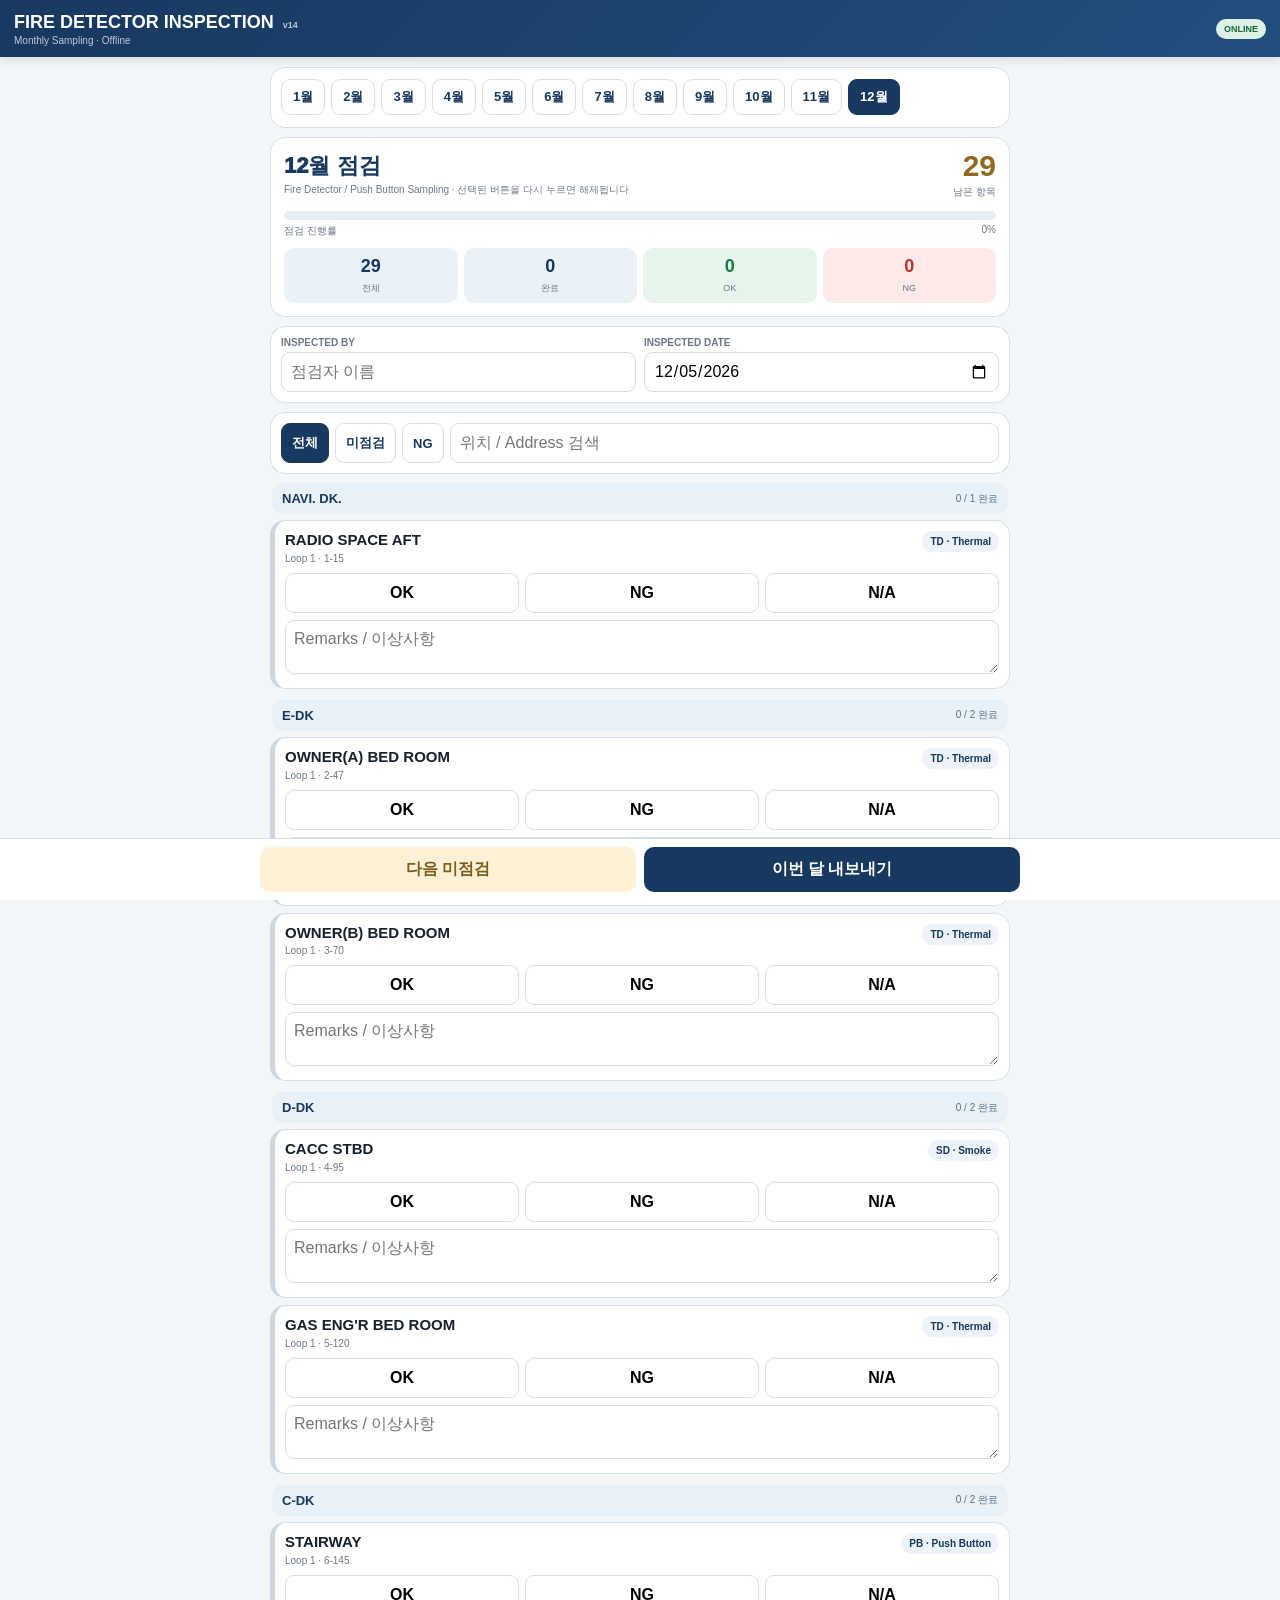
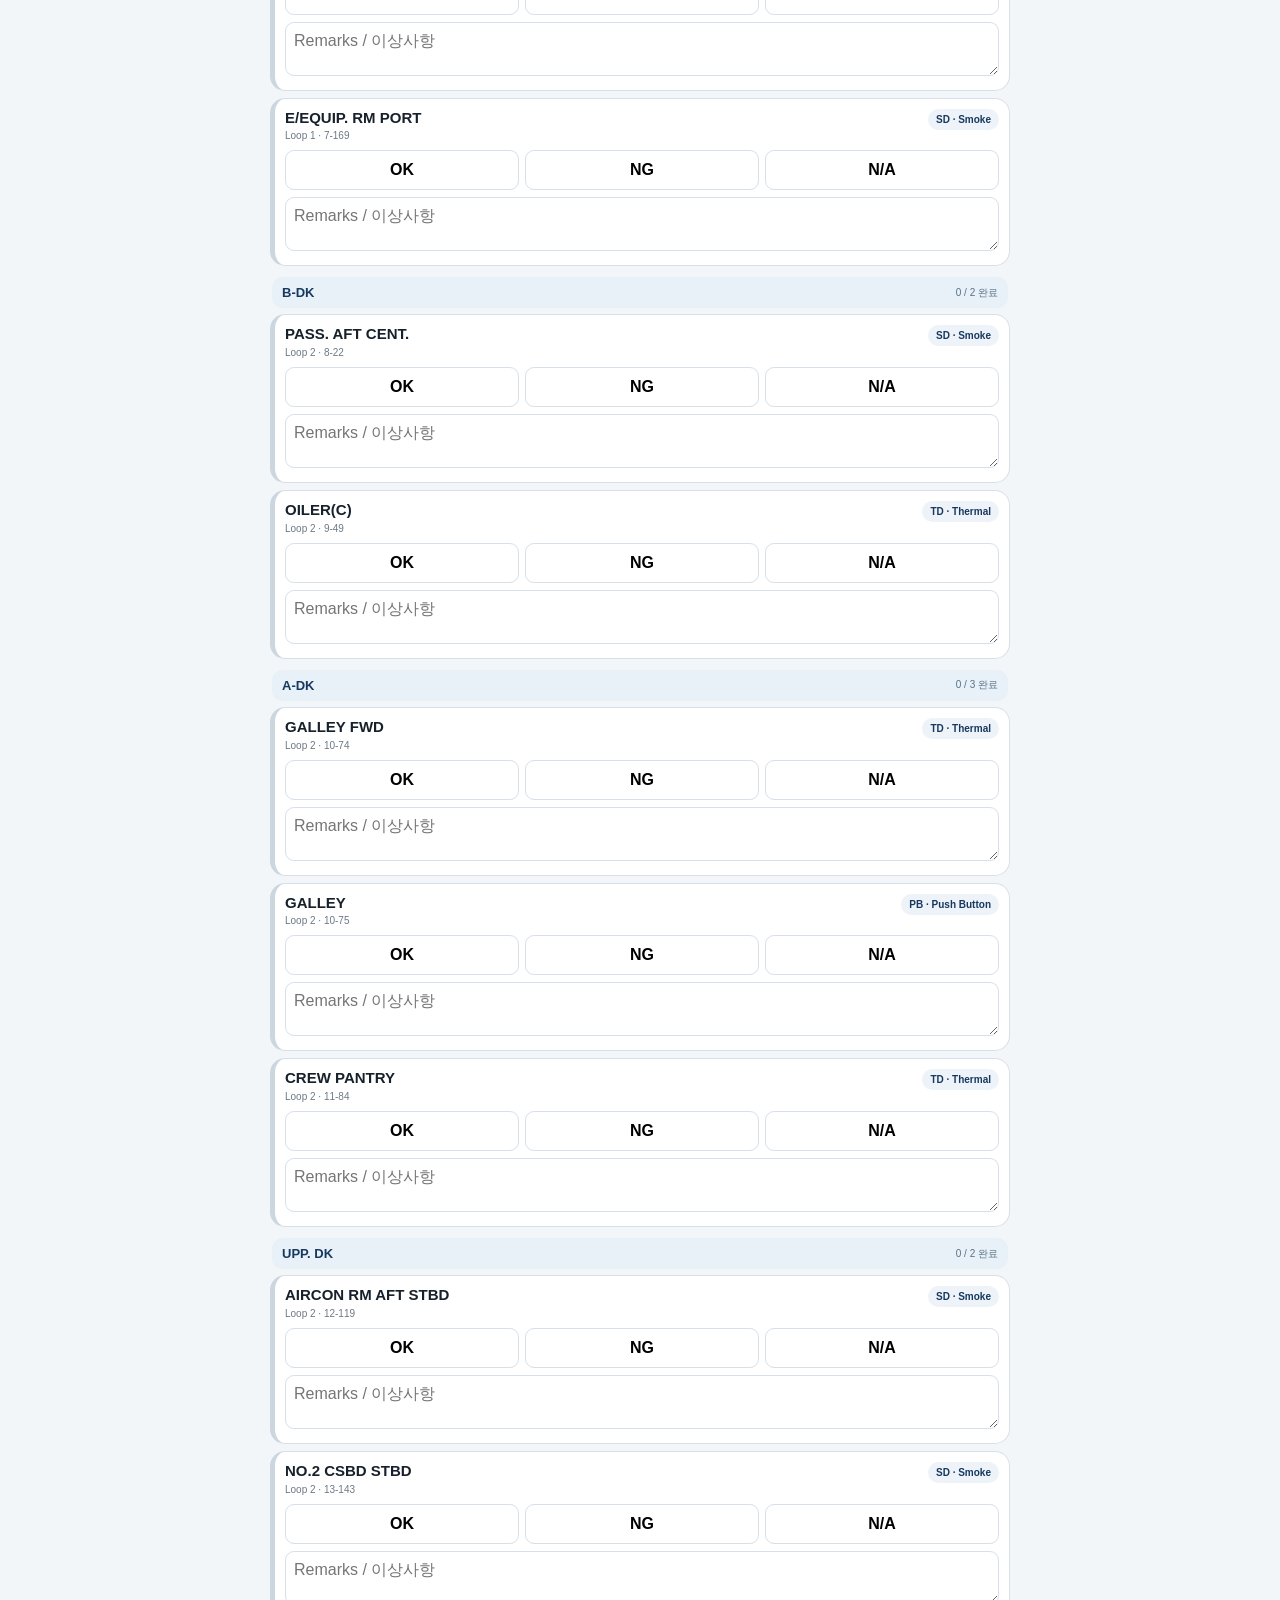
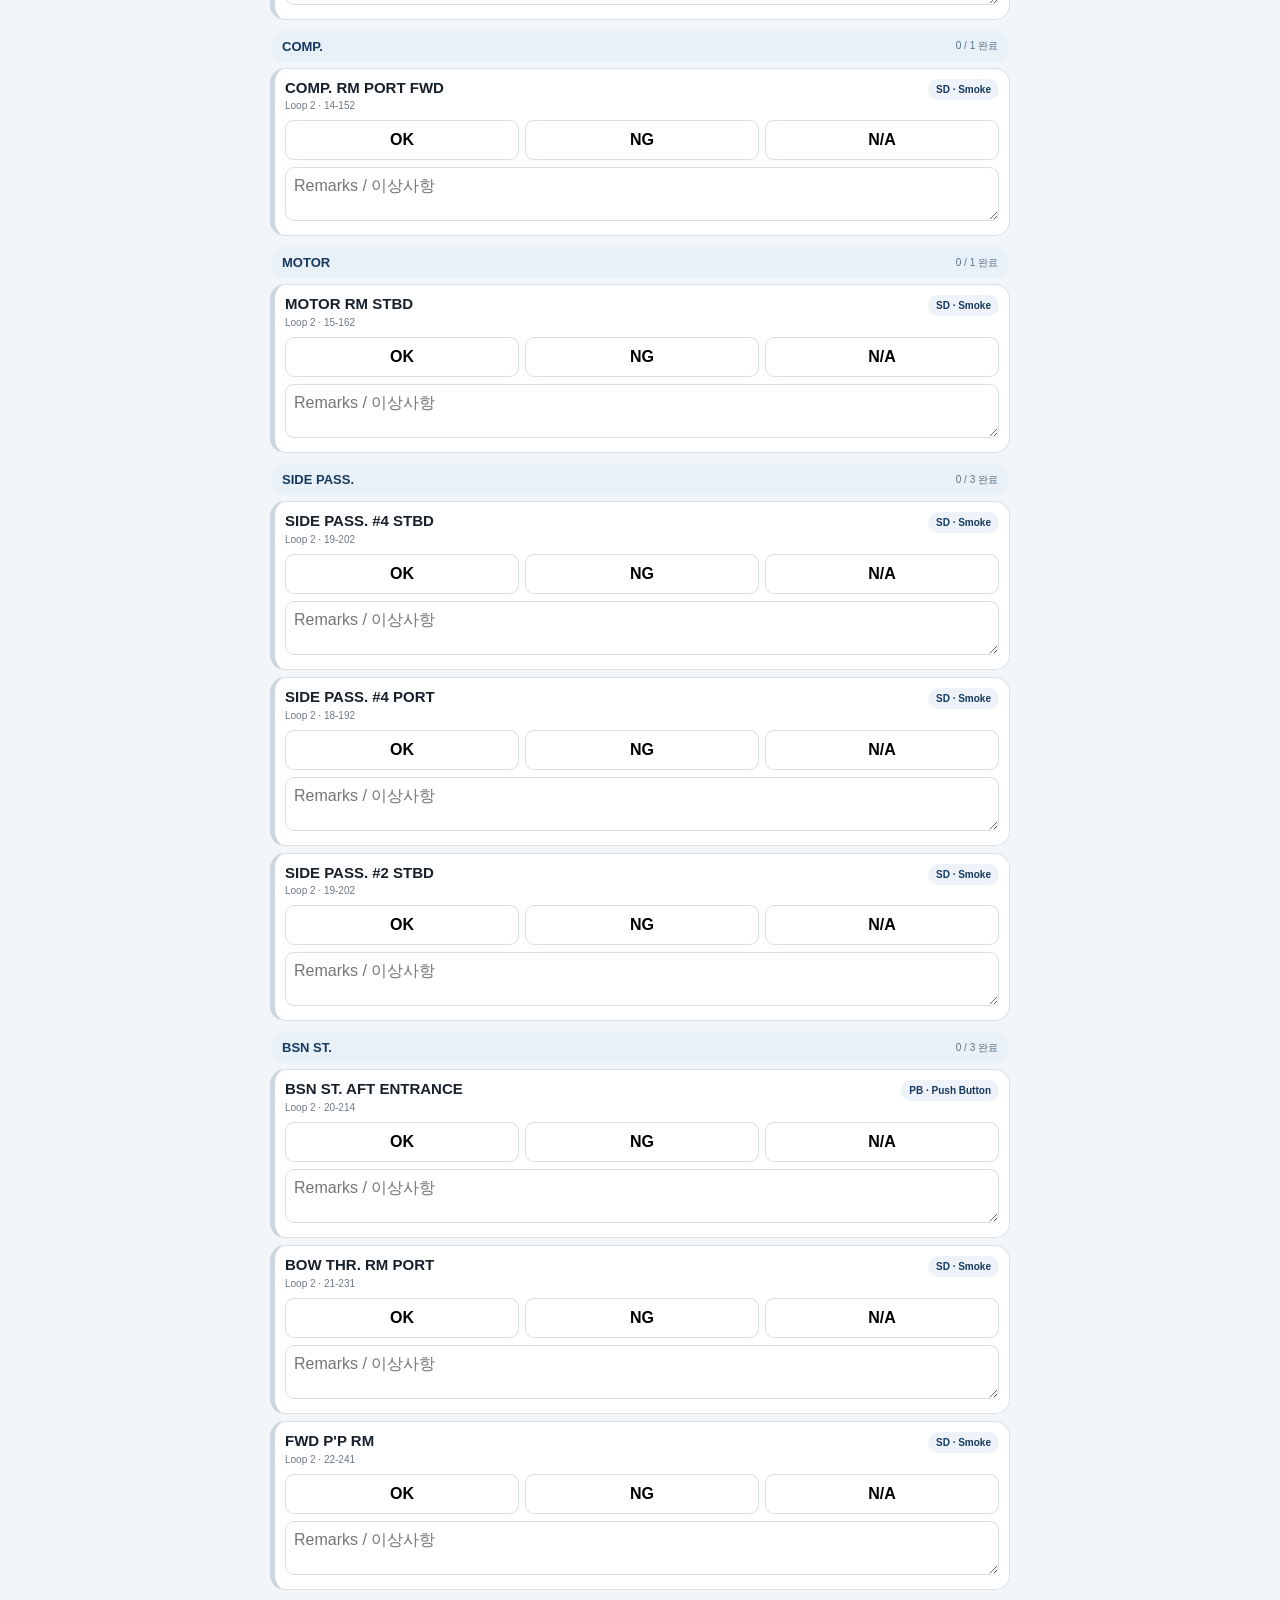
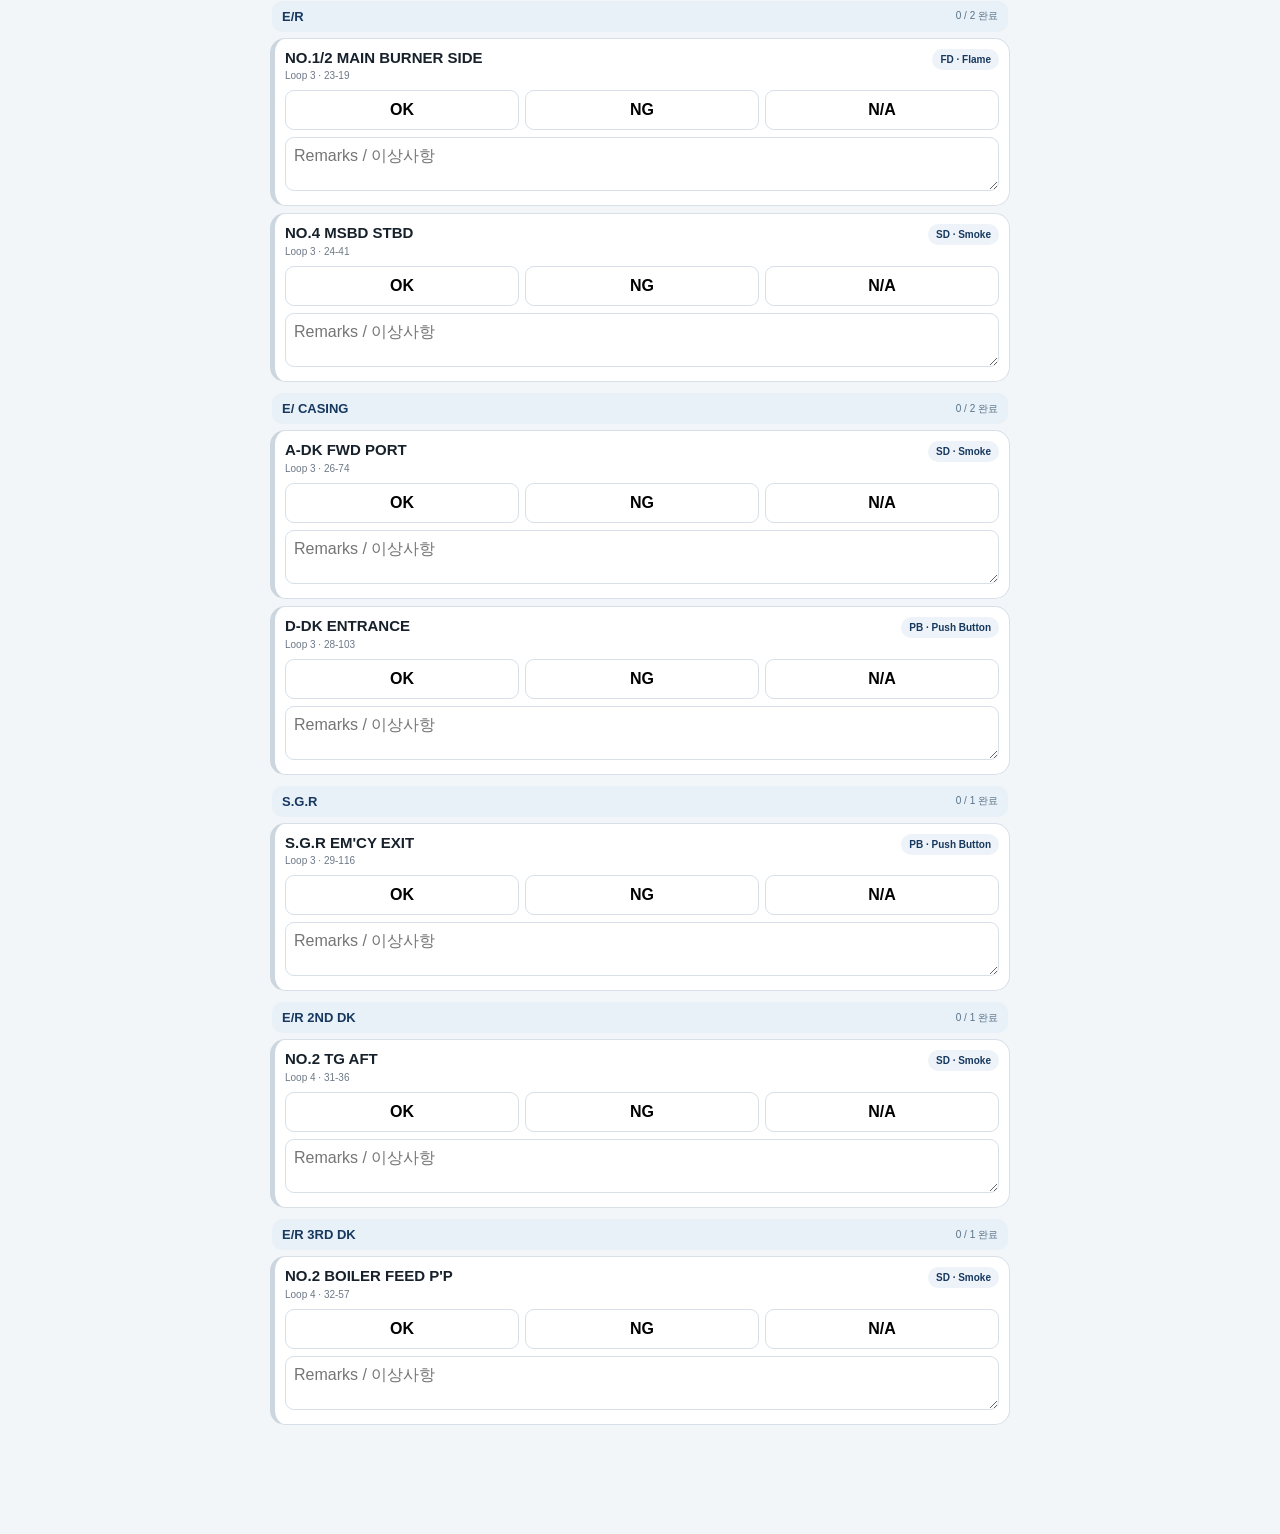
<file: index.html>
<!doctype html>
<html lang="ko">
<head>
<meta charset="utf-8">
<meta name="viewport" content="width=device-width,initial-scale=1,maximum-scale=1,viewport-fit=cover">
<meta name="theme-color" content="#17385f">
<meta name="apple-mobile-web-app-capable" content="yes">
<meta name="apple-mobile-web-app-status-bar-style" content="black-translucent">
<title>Fire Detector Inspection</title>
<style>
:root{
 --navy:#17385f;--navy2:#224e7e;--bg:#f3f6f9;--card:#fff;--line:#d7e0e8;
 --muted:#6c7886;--ok:#177b43;--ng:#b9332e;--na:#687482;--amber:#906820;
}
*{box-sizing:border-box;-webkit-tap-highlight-color:transparent}
html,body{margin:0;background:var(--bg);font-family:-apple-system,BlinkMacSystemFont,"Apple SD Gothic Neo","Noto Sans KR",Arial,sans-serif;color:#17212b}
body{padding-bottom:calc(88px + env(safe-area-inset-bottom))}
button,input,textarea{font:inherit}
header{position:sticky;top:0;z-index:40;background:linear-gradient(135deg,var(--navy),var(--navy2));color:#fff;padding:calc(12px + env(safe-area-inset-top)) 14px 11px;box-shadow:0 2px 10px #0002}
.headerRow{display:flex;align-items:center;justify-content:space-between;gap:8px}
.title{font-size:18px;font-weight:900}.subtitle{font-size:10px;opacity:.72;margin-top:2px}
.statusPill{font-size:9px;font-weight:900;padding:5px 8px;border-radius:999px;background:#def1e5;color:#176a3b}
.statusPill.off{background:#fff0d0;color:#785b18}
.version{font-size:9px;opacity:.7;margin-left:4px}
main{max-width:760px;margin:0 auto;padding:10px}
.panel,.itemCard{background:#fff;border:1px solid var(--line);border-radius:15px}
.panel{padding:10px;margin-bottom:9px}
.monthStrip{display:flex;gap:6px;overflow-x:auto;-webkit-overflow-scrolling:touch;padding:1px 0 2px}
.monthBtn{flex:0 0 auto;border:1px solid var(--line);background:#fff;color:var(--navy);border-radius:9px;padding:8px 11px;font-size:13px;font-weight:850}
.monthBtn.active{background:var(--navy);color:#fff;border-color:var(--navy)}
.hero{padding:13px}.heroTop{display:flex;justify-content:space-between;align-items:flex-start;gap:10px}
.heroTitle{font-size:22px;font-weight:950;color:var(--navy)}
.heroSub{font-size:10px;color:var(--muted);margin-top:2px}
.remain{text-align:right}.remain strong{display:block;font-size:30px;line-height:1;color:var(--amber)}.remain span{font-size:10px;color:var(--muted)}
.progress{height:9px;background:#e7edf2;border-radius:999px;overflow:hidden;margin-top:12px}.progressBar{height:100%;width:0;background:#2f72a5}
.progressText{display:flex;justify-content:space-between;font-size:10px;color:var(--muted);margin-top:4px}
.stats{display:grid;grid-template-columns:repeat(4,1fr);gap:6px;margin-top:10px;text-align:center}
.stat{border-radius:10px;padding:8px 2px;background:#eaf2f8}.stat strong{display:block;font-size:18px;color:var(--navy)}.stat span{font-size:9px;color:var(--muted)}
.stat.ok{background:#e6f4eb}.stat.ok strong{color:var(--ok)}.stat.ng{background:#fde9e8}.stat.ng strong{color:var(--ng)}
.meta{display:grid;grid-template-columns:1fr 1fr;gap:8px}
.field label{display:block;font-size:10px;font-weight:800;color:var(--muted);margin-bottom:4px}
.field input,.searchBox{width:100%;min-height:40px;border:1px solid var(--line);border-radius:9px;padding:9px;background:#fff}
.filters{display:grid;grid-template-columns:auto auto auto 1fr;gap:6px}
.filterBtn{border:1px solid var(--line);background:#fff;color:var(--navy);border-radius:9px;padding:8px 10px;font-size:13px;font-weight:850}
.filterBtn.active{background:var(--navy);color:#fff;border-color:var(--navy)}
.areaBlock{margin-bottom:11px}.areaHeader{display:flex;justify-content:space-between;align-items:center;background:#e8f1f8;color:var(--navy);border-radius:10px;padding:8px 10px;margin:0 2px 6px}
.areaHeader strong{font-size:13px}.areaHeader span{font-size:10px;color:#587187}
.itemCard{padding:10px;margin-bottom:7px;border-left:5px solid #ccd6df}.itemCard.ok{border-left-color:#50ad70}.itemCard.ng{border-left-color:#d04b45}.itemCard.na{border-left-color:#8994a0}
.itemTop{display:flex;justify-content:space-between;gap:8px}.location{font-size:15px;font-weight:900;line-height:1.25}.address{font-size:10px;color:var(--muted);margin-top:3px}
.badge{height:max-content;background:#edf3f8;color:var(--navy);border-radius:999px;padding:5px 8px;font-size:10px;font-weight:850;white-space:nowrap}
.choices{display:grid;grid-template-columns:repeat(3,1fr);gap:6px;margin-top:9px}
.choice{min-height:40px;border:1px solid var(--line);background:#fff;border-radius:9px;font-weight:900}
.choice.ok.sel{background:#e5f4eb;color:var(--ok);border-color:#9dd0af}.choice.ng.sel{background:#fde8e7;color:var(--ng);border-color:#e4aaa6}.choice.na.sel{background:#edf0f3;color:var(--na);border-color:#c7cfd7}
.remarks{width:100%;min-height:43px;border:1px solid var(--line);border-radius:9px;padding:8px;margin-top:7px;resize:vertical}
.empty{text-align:center;color:var(--muted);padding:30px 6px}
.error{display:none;background:#fde8e7;color:#8f2d29;border:1px solid #e4aaa6;border-radius:10px;padding:10px;font-size:12px;margin-bottom:9px;white-space:pre-wrap}
.bottom{position:fixed;left:0;right:0;bottom:0;background:#ffffffef;border-top:1px solid var(--line);padding:8px 10px calc(8px + env(safe-area-inset-bottom));backdrop-filter:blur(8px);z-index:50}
.bottomInner{max-width:760px;margin:auto;display:grid;grid-template-columns:1fr 1fr;gap:8px}
.bottom button{border:0;border-radius:10px;padding:12px 8px;font-weight:900}.nextBtn{background:#fff1d6;color:#7c5c19}.exportBtn{background:var(--navy);color:#fff}
@media(max-width:430px){.filters{grid-template-columns:repeat(3,auto)}.searchBox{grid-column:1/-1}}
</style>
</head>
<body>
<header>
  <div class="headerRow">
    <div>
      <div class="title">FIRE DETECTOR INSPECTION <span id="version" class="version">v14</span></div>
      <div class="subtitle">Monthly Sampling · Offline</div>
    </div>
    <span id="network" class="statusPill">ONLINE</span>
  </div>
</header>

<main>
  <div id="error" class="error"></div>

  <section class="panel">
    <div class="monthStrip">
      <button type="button" class="monthBtn" data-month="1" onclick="chooseMonth(1)">1월</button><button type="button" class="monthBtn" data-month="2" onclick="chooseMonth(2)">2월</button><button type="button" class="monthBtn" data-month="3" onclick="chooseMonth(3)">3월</button><button type="button" class="monthBtn" data-month="4" onclick="chooseMonth(4)">4월</button><button type="button" class="monthBtn" data-month="5" onclick="chooseMonth(5)">5월</button><button type="button" class="monthBtn" data-month="6" onclick="chooseMonth(6)">6월</button><button type="button" class="monthBtn" data-month="7" onclick="chooseMonth(7)">7월</button><button type="button" class="monthBtn" data-month="8" onclick="chooseMonth(8)">8월</button><button type="button" class="monthBtn" data-month="9" onclick="chooseMonth(9)">9월</button><button type="button" class="monthBtn" data-month="10" onclick="chooseMonth(10)">10월</button><button type="button" class="monthBtn" data-month="11" onclick="chooseMonth(11)">11월</button><button type="button" class="monthBtn" data-month="12" onclick="chooseMonth(12)">12월</button>
    </div>
  </section>

  <section class="panel hero">
    <div class="heroTop">
      <div>
        <div id="monthTitle" class="heroTitle">점검월 로딩 중</div>
        <div class="heroSub">Fire Detector / Push Button Sampling · 선택된 버튼을 다시 누르면 해제됩니다</div>
      </div>
      <div class="remain"><strong id="remaining">0</strong><span>남은 항목</span></div>
    </div>

    <div class="progress"><div id="progressBar" class="progressBar"></div></div>
    <div class="progressText"><span>점검 진행률</span><span id="percent">0%</span></div>

    <div class="stats">
      <div class="stat"><strong id="total">0</strong><span>전체</span></div>
      <div class="stat"><strong id="done">0</strong><span>완료</span></div>
      <div class="stat ok"><strong id="okCount">0</strong><span>OK</span></div>
      <div class="stat ng"><strong id="ngCount">0</strong><span>NG</span></div>
    </div>
  </section>

  <section class="panel meta">
    <div class="field">
      <label>INSPECTED BY</label>
      <input id="inspector" placeholder="점검자 이름">
    </div>
    <div class="field">
      <label>INSPECTED DATE</label>
      <input id="date" type="date">
    </div>
  </section>

  <section class="panel filters">
    <button type="button" class="filterBtn active" data-filter="ALL" onclick="chooseFilter('ALL')">전체</button>
    <button type="button" class="filterBtn" data-filter="PENDING" onclick="chooseFilter('PENDING')">미점검</button>
    <button type="button" class="filterBtn" data-filter="NG" onclick="chooseFilter('NG')">NG</button>
    <input id="search" class="searchBox" placeholder="위치 / Address 검색">
  </section>

  <section id="list"></section>
</main>

<div class="bottom">
  <div class="bottomInner">
    <button type="button" class="nextBtn" onclick="goNextPending()">다음 미점검</button>
    <button type="button" class="exportBtn" onclick="exportMonth()">이번 달 내보내기</button>
  </div>
</div>

<script>
(function() {
  "use strict";

  var VERSION = "v14";
  var MONTHLY = {"1":[{"id":"1-1","loop":1,"area":"NAVI. DK.","address":"1-1","location":"W/H MAMO. CONSOLE","type":"PB"},{"id":"1-2","loop":1,"area":"NAVI. DK.","address":"1-2","location":"STAIRWAY","type":"PB"},{"id":"1-3","loop":1,"area":"E-DK","address":"2-30","location":"PASS. AFT CENT.","type":"PB"},{"id":"1-4","loop":1,"area":"E-DK","address":"2-31","location":"PASS. AFT CENT.","type":"SD"},{"id":"1-5","loop":1,"area":"E-DK","address":"3-58","location":"C/ENGINEER OFFICE","type":"TD"},{"id":"1-6","loop":1,"area":"D-DK","address":"4-81","location":"PASS. AFT CENT.","type":"SD"},{"id":"1-7","loop":1,"area":"D-DK","address":"4-96","location":"CACC CONSOLE","type":"PB"},{"id":"1-8","loop":1,"area":"D-DK","address":"5-106","location":"CACC CENT","type":"SD"},{"id":"1-9","loop":1,"area":"C-DK","address":"6-130","location":"PASS. AFT CENT.","type":"PB"},{"id":"1-10","loop":1,"area":"C-DK","address":"6-131","location":"PASS. AFT CENT.","type":"SD"},{"id":"1-11","loop":1,"area":"C-DK","address":"7-155","location":"PASS. FWD CENT.","type":"SD"},{"id":"1-12","loop":1,"area":"C-DK","address":"7-156","location":"CHIEF STEWARD","type":"TD"},{"id":"1-13","loop":2,"area":"B-DK","address":"8-1","location":"CABLE TRUNK","type":"SD"},{"id":"1-14","loop":2,"area":"B-DK","address":"8-2","location":"ABLE MAN(D)","type":"TD"},{"id":"1-15","loop":2,"area":"B-DK","address":"9-32","location":"OILER(B)","type":"TD"},{"id":"1-16","loop":2,"area":"B-DK","address":"9-33","location":"BOY","type":"TD"},{"id":"1-17","loop":2,"area":"B-DK","address":"9-34","location":"4-WORKER(A)","type":"TD"},{"id":"1-18","loop":2,"area":"A-DK","address":"10-59","location":"CABLE TRUNK","type":"SD"},{"id":"1-19","loop":2,"area":"A-DK","address":"10-60","location":"OFF. REC. ROOM AFT","type":"TD"},{"id":"1-20","loop":2,"area":"A-DK","address":"10-61","location":"OFF. REC. ROOM FWD","type":"TD"},{"id":"1-21","loop":2,"area":"A-DK","address":"11-84","location":"CREW PANTRY","type":"TD"},{"id":"1-22","loop":2,"area":"UPP. DK","address":"12-104","location":"NO.1 CSBD PORT","type":"SD"},{"id":"1-23","loop":2,"area":"UPP. DK","address":"12-105","location":"NO.1 CSBD PORT","type":"TD"},{"id":"1-24","loop":2,"area":"UPP. DK","address":"13-129","location":"AIRCON RM FWD PORT","type":"SD"},{"id":"1-25","loop":2,"area":"UPP. DK","address":"13-130","location":"AIRCON RM AFT PORT","type":"SD"},{"id":"1-26","loop":2,"area":"COMP.","address":"14-152","location":"COMP. RM PORT AFT","type":"SD"},{"id":"1-27","loop":2,"area":"MOTOR","address":"15-162","location":"MOTOR RM STBD","type":"SD"},{"id":"1-28","loop":2,"area":"SIDE PASS.","address":"19-202","location":"SIDE PASS. AFT STBD","type":"PB"},{"id":"1-29","loop":2,"area":"SIDE PASS.","address":"18-192","location":"SIDE PASS. AFT PORT","type":"PB"},{"id":"1-30","loop":2,"area":"SIDE PASS.","address":"18-192","location":"SIDE PASS. FWD PORT","type":"PB"},{"id":"1-31","loop":2,"area":"SIDE PASS.","address":"18-192","location":"SIDE PASS. #1 PORT","type":"SD"},{"id":"1-32","loop":2,"area":"BSN ST.","address":"20-212","location":"BSN ST. AFT STBD","type":"SD"},{"id":"1-33","loop":2,"area":"BSN ST.","address":"21-230","location":"BOW THR. RM STBD","type":"SD"},{"id":"1-34","loop":2,"area":"BSN ST.","address":"22-241","location":"FWD P'P RM","type":"SD"},{"id":"1-35","loop":3,"area":"E/R","address":"23-1","location":"ESCR PORT","type":"SD"},{"id":"1-36","loop":3,"area":"E/R","address":"23-2","location":"ESCR CONSOLE","type":"PB"},{"id":"1-37","loop":3,"area":"E/R","address":"23-3","location":"ESCR STBD","type":"SD"},{"id":"1-38","loop":3,"area":"E/R","address":"24-28","location":"PORT EM'CY EXIT","type":"PB"},{"id":"1-39","loop":3,"area":"E/      CASING","address":"25-53","location":"UPP. DK GEN. STORE","type":"SD"},{"id":"1-40","loop":3,"area":"E/      CASING","address":"26-69","location":"A-DK NO.1 CO RM AFT","type":"SD"},{"id":"1-41","loop":3,"area":"E/      CASING","address":"28-98","location":"B-DK CENTER","type":"SD"},{"id":"1-42","loop":3,"area":"S.G.R","address":"29-111","location":"S.G.R FWD PORT","type":"SD"},{"id":"1-43","loop":4,"area":"E/R 2ND DK","address":"31-21","location":"NO.2 BOILER AFT","type":"SD"},{"id":"1-44","loop":4,"area":"E/R 2ND DK","address":"31-22","location":"NO.2 BOILER FWD","type":"SD"},{"id":"1-45","loop":4,"area":"E/R 3RD DK","address":"32-46","location":"FWD CENTER","type":"SD"}],"2":[{"id":"2-1","loop":1,"area":"NAVI. DK.","address":"1-3","location":"GROUP PANEL","type":"TD"},{"id":"2-2","loop":1,"area":"NAVI. DK.","address":"1-4","location":"STAIRWAY","type":"SD"},{"id":"2-3","loop":1,"area":"E-DK","address":"2-32","location":"2ND OFFICER","type":"TD"},{"id":"2-4","loop":1,"area":"E-DK","address":"2-33","location":"OFF. BAGGAGE LOCKER","type":"TD"},{"id":"2-5","loop":1,"area":"E-DK","address":"3-59","location":"C/ENGINEER DAY ROOM","type":"TD"},{"id":"2-6","loop":1,"area":"E-DK","address":"3-60","location":"C/ENGINEER BED ROOM","type":"TD"},{"id":"2-7","loop":1,"area":"D-DK","address":"4-82","location":"GAS ENG'R DAY ROOM","type":"TD"},{"id":"2-8","loop":1,"area":"D-DK","address":"5-107","location":"CACC PORT","type":"SD"},{"id":"2-9","loop":1,"area":"C-DK","address":"6-132","location":"CADET(B)","type":"TD"},{"id":"2-10","loop":1,"area":"C-DK","address":"6-133","location":"CADET(A)","type":"TD"},{"id":"2-11","loop":1,"area":"C-DK","address":"7-157","location":"NO.1 OILER","type":"TD"},{"id":"2-12","loop":1,"area":"C-DK","address":"7-158","location":"2ND ENGINEER","type":"TD"},{"id":"2-13","loop":2,"area":"B-DK","address":"8-3","location":"ABLE MAN(A)","type":"TD"},{"id":"2-14","loop":2,"area":"B-DK","address":"8-4","location":"LOCKER(C)","type":"TD"},{"id":"2-15","loop":2,"area":"B-DK","address":"9-35","location":"4-WORKER(A)","type":"TD"},{"id":"2-16","loop":2,"area":"B-DK","address":"9-36","location":"PORT EXIT","type":"PB"},{"id":"2-17","loop":2,"area":"B-DK","address":"9-37","location":"PASS. AFT PORT","type":"SD"},{"id":"2-18","loop":2,"area":"A-DK","address":"10-62","location":"COMMON BATH","type":"TD"},{"id":"2-19","loop":2,"area":"A-DK","address":"10-63","location":"HEALTH ROOM","type":"TD"},{"id":"2-20","loop":2,"area":"A-DK","address":"10-64","location":"STAIRWAY","type":"PB"},{"id":"2-21","loop":2,"area":"A-DK","address":"11-85","location":"CREW MESS RM FWD","type":"TD"},{"id":"2-22","loop":2,"area":"UPP. DK","address":"12-106","location":"NO.1 CSBD CENT","type":"SD"},{"id":"2-23","loop":2,"area":"UPP. DK","address":"12-107","location":"NO.1 CSBD STBD","type":"TD"},{"id":"2-24","loop":2,"area":"UPP. DK","address":"12-108","location":"NO.1 CSBD STBD","type":"SD"},{"id":"2-25","loop":2,"area":"UPP. DK","address":"13-131","location":"CARGO SPARE GEAR RM","type":"TD"},{"id":"2-26","loop":2,"area":"COMP.","address":"14-152","location":"COMP. RM STBD AFT","type":"SD"},{"id":"2-27","loop":2,"area":"MOTOR","address":"15-162","location":"MOTOR RM PORT","type":"SD"},{"id":"2-28","loop":2,"area":"SIDE PASS.","address":"19-202","location":"SIDE PASS. #4 STBD","type":"SD"},{"id":"2-29","loop":2,"area":"SIDE PASS.","address":"18-192","location":"SIDE PASS. #4 PORT","type":"SD"},{"id":"2-30","loop":2,"area":"SIDE PASS.","address":"18-192","location":"SIDE PASS. #1 PORT","type":"SD"},{"id":"2-31","loop":2,"area":"SIDE PASS.","address":"18-192","location":"SIDE PASS. #1 PORT","type":"SD"},{"id":"2-32","loop":2,"area":"BSN ST.","address":"20-213","location":"BSN ST. AFT STBD","type":"SD"},{"id":"2-33","loop":2,"area":"BSN ST.","address":"21-231","location":"BOW THR. RM PORT","type":"SD"},{"id":"2-34","loop":2,"area":"BSN ST.","address":"22-241","location":"FWD P'P RM","type":"SD"},{"id":"2-35","loop":3,"area":"E/R","address":"23-4","location":"ESCR STBD","type":"TD"},{"id":"2-36","loop":3,"area":"E/R","address":"23-5","location":"ESCR PIO SPACE","type":"SD"},{"id":"2-37","loop":3,"area":"E/R","address":"24-29","location":"ENG'R STORE AFT","type":"SD"},{"id":"2-38","loop":3,"area":"E/      CASING","address":"25-54","location":"UPP. DK DECK STORE","type":"SD"},{"id":"2-39","loop":3,"area":"E/      CASING","address":"26-70","location":"A- DK NO.1 CO RM FWD","type":"SD"},{"id":"2-40","loop":3,"area":"E/      CASING","address":"28-99","location":"B-DK CO2 RM","type":"SD"},{"id":"2-41","loop":3,"area":"S.G.R","address":"29-112","location":"S.G.R AFT PORT","type":"SD"},{"id":"2-42","loop":4,"area":"E/R 2ND DK","address":"31-23","location":"PASS. PORT STAIRWAY","type":"SD"},{"id":"2-43","loop":4,"area":"E/R 2ND DK","address":"31-24","location":"WORK SHOP","type":"TIMER"},{"id":"2-44","loop":4,"area":"E/R 3RD DK","address":"32-47","location":"NO.1 F.W GENERATOR","type":"SD"}],"3":[{"id":"3-1","loop":1,"area":"NAVI. DK.","address":"1-5","location":"NAVI. EQUIP. RM","type":"SD"},{"id":"3-2","loop":1,"area":"E-DK","address":"2-34","location":"RADIO OFF. BED ROOM","type":"TD"},{"id":"3-3","loop":1,"area":"E-DK","address":"2-35","location":"RADIO OFF. DAY ROOM","type":"TD"},{"id":"3-4","loop":1,"area":"E-DK","address":"3-61","location":"PILOT(B)","type":"TD"},{"id":"3-5","loop":1,"area":"D-DK","address":"4-83","location":"1ST OFFICER BED ROOM","type":"TD"},{"id":"3-6","loop":1,"area":"D-DK","address":"5-108","location":"CARGO OFFICE","type":"TD"},{"id":"3-7","loop":1,"area":"C-DK","address":"6-134","location":"AFT STBD EXIT","type":"PB"},{"id":"3-8","loop":1,"area":"C-DK","address":"7-159","location":"PASS. FWD PORT","type":"SD"},{"id":"3-9","loop":2,"area":"B-DK","address":"8-5","location":"ABLE MAN(B)","type":"TD"},{"id":"3-10","loop":2,"area":"B-DK","address":"9-38","location":"DRYING ROOM","type":"TD"},{"id":"3-11","loop":2,"area":"A-DK","address":"10-65","location":"PASS. CENTER","type":"SD"},{"id":"3-12","loop":2,"area":"A-DK","address":"11-86","location":"CREW MESS RM AFT","type":"TD"},{"id":"3-13","loop":2,"area":"UPP. DK","address":"12-109","location":"4-WORKER(B)","type":"TD"},{"id":"3-14","loop":2,"area":"UPP. DK","address":"13-132","location":"CARPENTER STORE","type":"TD"},{"id":"3-15","loop":2,"area":"COMP.","address":"14-152","location":"COMP. RM STBD FWD","type":"SD"},{"id":"3-16","loop":2,"area":"MOTOR","address":"15-162","location":"MOTOR RM STBD","type":"SD"},{"id":"3-17","loop":2,"area":"SIDE PASS.","address":"19-202","location":"SIDE PASS. #4 STBD","type":"SD"},{"id":"3-18","loop":2,"area":"SIDE PASS.","address":"18-192","location":"SIDE PASS. #4 PORT","type":"SD"},{"id":"3-19","loop":2,"area":"SIDE PASS.","address":"18-192","location":"SIDE PASS. #1 PORT","type":"SD"},{"id":"3-20","loop":2,"area":"BSN ST.","address":"20-214","location":"BSN ST. AFT ENTRANCE","type":"PB"},{"id":"3-21","loop":2,"area":"BSN ST.","address":"21-230","location":"BOW THR. RM STBD","type":"SD"},{"id":"3-22","loop":2,"area":"BSN ST.","address":"22-241","location":"FWD P'P RM","type":"SD"},{"id":"3-23","loop":3,"area":"E/R","address":"23-6","location":"ESCR PIO SPACE","type":"TD"},{"id":"3-24","loop":3,"area":"E/R","address":"24-30","location":"ENG'R STORE FWD","type":"SD"},{"id":"3-25","loop":3,"area":"E/      CASING","address":"25-55","location":"UPP. DK PAINT STORE","type":"SD"},{"id":"3-26","loop":3,"area":"E/      CASING","address":"26-71","location":"A-DK FWD STBD","type":"SD"},{"id":"3-27","loop":3,"area":"E/      CASING","address":"28-100","location":"C-DK CENTER","type":"SD"},{"id":"3-28","loop":3,"area":"S.G.R","address":"29-113","location":"S.G.R AFT STBD","type":"SD"},{"id":"3-29","loop":4,"area":"E/R 2ND DK","address":"31-25","location":"WORK SHOP ABOVE AFT","type":"SD"},{"id":"3-30","loop":4,"area":"E/R 3RD DK","address":"32-48","location":"FWD CENTER","type":"SD"}],"4":[{"id":"4-1","loop":1,"area":"NAVI. DK.","address":"1-6","location":"LIFT MACH. ROOM","type":"SD"},{"id":"4-2","loop":1,"area":"NAVI. DK.","address":"1-7","location":"BATTERY ROOM","type":"SD"},{"id":"4-3","loop":1,"area":"E-DK","address":"2-36","location":"STBD EXIT","type":"PB"},{"id":"4-4","loop":1,"area":"E-DK","address":"2-37","location":"PASS. AFT STBD","type":"SD"},{"id":"4-5","loop":1,"area":"E-DK","address":"3-62","location":"PASS. FWD PORT","type":"SD"},{"id":"4-6","loop":1,"area":"D-DK","address":"4-84","location":"1ST OFFICER DAY ROOM","type":"TD"},{"id":"4-7","loop":1,"area":"D-DK","address":"4-85","location":"STBD EXIT","type":"PB"},{"id":"4-8","loop":1,"area":"D-DK","address":"5-109","location":"SHIP OFFICE","type":"TD"},{"id":"4-9","loop":1,"area":"C-DK","address":"6-135","location":"CLEAN GEAR ROOM","type":"TD"},{"id":"4-10","loop":1,"area":"C-DK","address":"7-160","location":"PASS. FWD PORT EXIT","type":"PB"},{"id":"4-11","loop":2,"area":"B-DK","address":"8-6","location":"ABLE MAN(C)","type":"TD"},{"id":"4-12","loop":2,"area":"B-DK","address":"9-39","location":"SHIP LAUNDRY","type":"TD"},{"id":"4-13","loop":2,"area":"A-DK","address":"10-66","location":"PASS. STBD","type":"SD"},{"id":"4-14","loop":2,"area":"A-DK","address":"11-87","location":"CREW REC. RM AFT","type":"TD"},{"id":"4-15","loop":2,"area":"UPP. DK","address":"12-110","location":"STBD EXIT","type":"PB"},{"id":"4-16","loop":2,"area":"UPP. DK","address":"13-133","location":"SOPEP STORE","type":"TD"},{"id":"4-17","loop":2,"area":"COMP.","address":"14-152","location":"COMP. RM PORT FWD","type":"SD"},{"id":"4-18","loop":2,"area":"MOTOR","address":"15-162","location":"MOTOR RM PORT","type":"SD"},{"id":"4-19","loop":2,"area":"SIDE PASS.","address":"19-202","location":"SIDE PASS. #4 STBD","type":"SD"},{"id":"4-20","loop":2,"area":"SIDE PASS.","address":"18-192","location":"SIDE PASS. #4 PORT","type":"SD"},{"id":"4-21","loop":2,"area":"SIDE PASS.","address":"18-192","location":"SIDE PASS. #2 PORT","type":"SD"},{"id":"4-22","loop":2,"area":"BSN ST.","address":"20-215","location":"BSN ST. AFT PORT","type":"SD"},{"id":"4-23","loop":2,"area":"BSN ST.","address":"21-231","location":"BOW THR. RM PORT","type":"SD"},{"id":"4-24","loop":2,"area":"BSN ST.","address":"22-241","location":"FWD P'P RM","type":"SD"},{"id":"4-25","loop":3,"area":"E/R","address":"23-7","location":"NO.1 MSBD PORT","type":"SD"},{"id":"4-26","loop":3,"area":"E/R","address":"24-31","location":"NO.2 MAIN BOILER SIDE","type":"SD"},{"id":"4-27","loop":3,"area":"E/      CASING","address":"25-56","location":"UPP. DK AFT PORT","type":"SD"},{"id":"4-28","loop":3,"area":"E/      CASING","address":"26-72","location":"A-DK AFT STBD","type":"SD"},{"id":"4-29","loop":3,"area":"E/      CASING","address":"28-101","location":"TOP EXIT","type":"PB"},{"id":"4-30","loop":3,"area":"S.G.R","address":"29-114","location":"S.G.R FWD STBD","type":"SD"},{"id":"4-31","loop":4,"area":"E/R 2ND DK","address":"31-26","location":"WORK SHOP ABOVE FWD","type":"SD"},{"id":"4-32","loop":4,"area":"E/R 3RD DK","address":"32-49","location":"NO.1 F.W GENERATOR","type":"SD"}],"5":[{"id":"5-1","loop":1,"area":"NAVI. DK.","address":"1-8","location":"KITCHIEN","type":"TD"},{"id":"5-2","loop":1,"area":"E-DK","address":"2-38","location":"PILOT(A)","type":"TD"},{"id":"5-3","loop":1,"area":"E-DK","address":"2-39","location":"SPARE OFFICER(A)","type":"TD"},{"id":"5-4","loop":1,"area":"E-DK","address":"3-63","location":"PASS. FWD PORT","type":"PB"},{"id":"5-5","loop":1,"area":"D-DK","address":"4-86","location":"C/OFFICER BED ROOM","type":"TD"},{"id":"5-6","loop":1,"area":"D-DK","address":"4-87","location":"PASS. AFT STBD","type":"SD"},{"id":"5-7","loop":1,"area":"D-DK","address":"5-110","location":"PASS. FWD PORT","type":"SD"},{"id":"5-8","loop":1,"area":"D-DK","address":"5-111","location":"PASS. FWD PORT","type":"PB"},{"id":"5-9","loop":1,"area":"C-DK","address":"6-136","location":"MED. LOCKER","type":"TD"},{"id":"5-10","loop":1,"area":"C-DK","address":"7-161","location":"3RD ENGINEER","type":"TD"},{"id":"5-11","loop":2,"area":"B-DK","address":"8-7","location":"PASS. FWD STBD","type":"SD"},{"id":"5-12","loop":2,"area":"B-DK","address":"9-40","location":"WIPER(A)","type":"TD"},{"id":"5-13","loop":2,"area":"A-DK","address":"10-67","location":"STBD EXIT","type":"PB"},{"id":"5-14","loop":2,"area":"A-DK","address":"11-88","location":"CREW REC. RM FWD","type":"TD"},{"id":"5-15","loop":2,"area":"UPP. DK","address":"12-111","location":"PASS. STBD","type":"SD"},{"id":"5-16","loop":2,"area":"UPP. DK","address":"13-134","location":"CHANGE ROOM","type":"TD"},{"id":"5-17","loop":2,"area":"COMP.","address":"14-152","location":"COMP. RM PORT AFT","type":"SD"},{"id":"5-18","loop":2,"area":"MOTOR","address":"15-162","location":"MOTOR RM STBD","type":"SD"},{"id":"5-19","loop":2,"area":"SIDE PASS.","address":"19-202","location":"SIDE PASS. #4 STBD","type":"SD"},{"id":"5-20","loop":2,"area":"SIDE PASS.","address":"18-192","location":"SIDE PASS. #4 PORT","type":"SD"},{"id":"5-21","loop":2,"area":"SIDE PASS.","address":"18-192","location":"SIDE PASS. #2 PORT","type":"SD"},{"id":"5-22","loop":2,"area":"BSN ST.","address":"20-216","location":"BSN ST. AFT PORT","type":"SD"},{"id":"5-23","loop":2,"area":"BSN ST.","address":"21-230","location":"BOW THR. RM STBD","type":"SD"},{"id":"5-24","loop":2,"area":"BSN ST.","address":"22-241","location":"FWD P'P RM","type":"SD"},{"id":"5-25","loop":3,"area":"E/R","address":"23-8","location":"NO.1 MSBD FWD","type":"TD"},{"id":"5-26","loop":3,"area":"E/R","address":"24-32","location":"PASS. PORT","type":"SD"},{"id":"5-27","loop":3,"area":"E/      CASING","address":"25-57","location":"UPP. DK AFT STBD","type":"SD"},{"id":"5-28","loop":3,"area":"E/      CASING","address":"26-73","location":"A-DK AFT PORT","type":"SD"},{"id":"5-29","loop":3,"area":"E/      CASING","address":"28-102","location":"C-DK ENTRANCE","type":"PB"},{"id":"5-30","loop":3,"area":"S.G.R","address":"29-115","location":"S.G.R EM'CY FIRE P'P","type":"SD"},{"id":"5-31","loop":4,"area":"E/R 2ND DK","address":"31-27","location":"WORK SHOP FWD","type":"SD"},{"id":"5-32","loop":4,"area":"E/R 3RD DK","address":"32-50","location":"PASS. STBD STAIRWAY","type":"SD"}],"6":[{"id":"6-1","loop":1,"area":"NAVI. DK.","address":"1-9","location":"LIFT TOP","type":"SD"},{"id":"6-2","loop":1,"area":"E-DK","address":"2-40","location":"CAPTAIN PANTRY","type":"TD"},{"id":"6-3","loop":1,"area":"E-DK","address":"2-41","location":"STAIRWAY","type":"PB"},{"id":"6-4","loop":1,"area":"E-DK","address":"3-64","location":"OFFICER LAUNDRY","type":"TD"},{"id":"6-5","loop":1,"area":"D-DK","address":"4-88","location":"DRAWING ROOM","type":"TD"},{"id":"6-6","loop":1,"area":"D-DK","address":"4-89","location":"STAIRWAY","type":"PB"},{"id":"6-7","loop":1,"area":"D-DK","address":"5-112","location":"PASS. FWD FWD CENT.","type":"SD"},{"id":"6-8","loop":1,"area":"D-DK","address":"5-113","location":"CONFERENCE ROOM","type":"TD"},{"id":"6-9","loop":1,"area":"C-DK","address":"6-137","location":"PASS. AFT STBD","type":"SD"},{"id":"6-10","loop":1,"area":"C-DK","address":"6-138","location":"E/EQUIP. RM STBD","type":"SD"},{"id":"6-11","loop":1,"area":"C-DK","address":"7-162","location":"LIBRARY","type":"TD"},{"id":"6-12","loop":2,"area":"B-DK","address":"8-8","location":"STAIRWAY","type":"PB"},{"id":"6-13","loop":2,"area":"B-DK","address":"8-9","location":"STAIRWAY","type":"SD"},{"id":"6-14","loop":2,"area":"B-DK","address":"9-41","location":"PASS. MID. PORT","type":"SD"},{"id":"6-15","loop":2,"area":"A-DK","address":"10-68","location":"OFFICER MESS RM FWD","type":"TD"},{"id":"6-16","loop":2,"area":"A-DK","address":"11-89","location":"PORT EXIT","type":"PB"},{"id":"6-17","loop":2,"area":"UPP. DK","address":"12-112","location":"CABLE TRUNK","type":"SD"},{"id":"6-18","loop":2,"area":"UPP. DK","address":"13-135","location":"F.C.S","type":"PB"},{"id":"6-19","loop":2,"area":"COMP.","address":"14-152","location":"COMP. RM STBD AFT","type":"SD"},{"id":"6-20","loop":2,"area":"MOTOR","address":"15-162","location":"MOTOR RM PORT","type":"SD"},{"id":"6-21","loop":2,"area":"SIDE PASS.","address":"19-202","location":"SIDE PASS. #3 STBD","type":"SD"},{"id":"6-22","loop":2,"area":"SIDE PASS.","address":"18-192","location":"SIDE PASS. #3 PORT","type":"SD"},{"id":"6-23","loop":2,"area":"SIDE PASS.","address":"18-192","location":"SIDE PASS. #2 PORT","type":"SD"},{"id":"6-24","loop":2,"area":"SIDE PASS.","address":"18-192","location":"SIDE PASS. #2 PORT","type":"SD"},{"id":"6-25","loop":2,"area":"BSN ST.","address":"20-217","location":"BSN ST. MAIN P'P PORT","type":"SD"},{"id":"6-26","loop":2,"area":"BSN ST.","address":"21-231","location":"BOW THR. RM PORT","type":"SD"},{"id":"6-27","loop":2,"area":"BSN ST.","address":"22-241","location":"FWD P'P RM","type":"SD"},{"id":"6-28","loop":3,"area":"E/R","address":"23-9","location":"NO.1 MSBD STBD","type":"SD"},{"id":"6-29","loop":3,"area":"E/R","address":"23-10","location":"STBD ENTRANCE","type":"PB"},{"id":"6-30","loop":3,"area":"E/R","address":"24-33","location":"N2 FEED AIR COMP.","type":"SD"},{"id":"6-31","loop":3,"area":"E/      CASING","address":"25-58","location":"UPP. DK INCINERATOR RM","type":"SD"},{"id":"6-32","loop":3,"area":"E/      CASING","address":"26-74","location":"A-DK FWD PORT","type":"SD"},{"id":"6-33","loop":3,"area":"E/      CASING","address":"28-103","location":"D-DK ENTRANCE","type":"PB"},{"id":"6-34","loop":3,"area":"S.G.R","address":"29-116","location":"S.G.R EM'CY EXIT","type":"PB"},{"id":"6-35","loop":4,"area":"E/R 2ND DK","address":"31-28","location":"WORK SHOP AFT","type":"SD"},{"id":"6-36","loop":4,"area":"E/R 2ND DK","address":"31-29","location":"W/SHOP WELDING AREA","type":"TD"},{"id":"6-37","loop":4,"area":"E/R 3RD DK","address":"32-51","location":"PURIFIER RM","type":"SD"}],"7":[{"id":"7-1","loop":1,"area":"NAVI. DK.","address":"1-10","location":"CHART SPACE","type":"TD"},{"id":"7-2","loop":1,"area":"E-DK","address":"2-42","location":"PASS. FWD STBD","type":"SD"},{"id":"7-3","loop":1,"area":"E-DK","address":"3-65","location":"DRYING ROOM","type":"TD"},{"id":"7-4","loop":1,"area":"D-DK","address":"4-90","location":"STAIRWAY","type":"SD"},{"id":"7-5","loop":1,"area":"D-DK","address":"5-114","location":"DUTY MESS ROOM","type":"TD"},{"id":"7-6","loop":1,"area":"C-DK","address":"6-139","location":"CALBE TRUNK","type":"SD"},{"id":"7-7","loop":1,"area":"C-DK","address":"7-163","location":"PASS. AFT PORT","type":"SD"},{"id":"7-8","loop":2,"area":"B-DK","address":"8-10","location":"PASS. MID. CENT.","type":"PB"},{"id":"7-9","loop":2,"area":"B-DK","address":"8-11","location":"BAGGAGE LOCKER","type":"TD"},{"id":"7-10","loop":2,"area":"B-DK","address":"9-42","location":"PASS. MID. CENT.","type":"SD"},{"id":"7-11","loop":2,"area":"A-DK","address":"10-69","location":"OFFICER MESS RM AFT","type":"TD"},{"id":"7-12","loop":2,"area":"A-DK","address":"11-90","location":"PASS. PORT","type":"SD"},{"id":"7-13","loop":2,"area":"UPP. DK","address":"12-113","location":"STAIRWAY","type":"PB"},{"id":"7-14","loop":2,"area":"UPP. DK","address":"13-136","location":"F.C.S","type":"SD"},{"id":"7-15","loop":2,"area":"COMP.","address":"14-152","location":"COMP. RM STBD FWD","type":"SD"},{"id":"7-16","loop":2,"area":"MOTOR","address":"15-162","location":"MOTOR RM STBD","type":"SD"},{"id":"7-17","loop":2,"area":"SIDE PASS.","address":"19-202","location":"SIDE PASS. #3 STBD","type":"SD"},{"id":"7-18","loop":2,"area":"SIDE PASS.","address":"18-192","location":"SIDE PASS. #3 PORT","type":"SD"},{"id":"7-19","loop":2,"area":"SIDE PASS.","address":"18-192","location":"SIDE PASS. #2 PORT","type":"SD"},{"id":"7-20","loop":2,"area":"SIDE PASS.","address":"19-202","location":"SIDE PASS. FWD STBD","type":"PB"},{"id":"7-21","loop":2,"area":"BSN ST.","address":"20-218","location":"BSN ST. MAIN P'P TOP","type":"SD"},{"id":"7-22","loop":2,"area":"BSN ST.","address":"21-230","location":"BOW THR. RM STBD","type":"SD"},{"id":"7-23","loop":2,"area":"BSN ST.","address":"22-241","location":"FWD P'P RM","type":"SD"},{"id":"7-24","loop":3,"area":"E/R","address":"23-11","location":"B/THRUSTER TR.","type":"SD"},{"id":"7-25","loop":3,"area":"E/R","address":"23-12","location":"STBD PASS.","type":"SD"},{"id":"7-26","loop":3,"area":"E/R","address":"24-34","location":"N2 BUFFER TK","type":"SD"},{"id":"7-27","loop":3,"area":"E/R","address":"24-35","location":"PORT TRANSFORMER","type":"SD"},{"id":"7-28","loop":3,"area":"E/      CASING","address":"25-59","location":"UPP. DK INCINERATOR RM","type":"PB"},{"id":"7-29","loop":3,"area":"E/      CASING","address":"26-69","location":"A-DK NO.1 CO RM AFT","type":"SD"},{"id":"7-30","loop":3,"area":"E/      CASING","address":"28-98","location":"B-DK CENTER","type":"SD"},{"id":"7-31","loop":3,"area":"S.G.R","address":"29-111","location":"S.G.R FWD PORT","type":"SD"},{"id":"7-32","loop":4,"area":"E/R 2ND DK","address":"31-30","location":"ELEC. W/SHOP","type":"SD"},{"id":"7-33","loop":4,"area":"E/R 2ND DK","address":"31-31","location":"SEWAGE UNIT","type":"SD"},{"id":"7-34","loop":4,"area":"E/R 3RD DK","address":"32-52","location":"PASS. AFT STBD","type":"SD"}],"8":[{"id":"8-1","loop":1,"area":"NAVI. DK.","address":"1-11","location":"W/H FWD PORT","type":"TD"},{"id":"8-2","loop":1,"area":"E-DK","address":"2-43","location":"CABLE TRUNK","type":"SD"},{"id":"8-3","loop":1,"area":"E-DK","address":"3-66","location":"PASS. FWD CENT.","type":"SD"},{"id":"8-4","loop":1,"area":"D-DK","address":"4-91","location":"CABLE TRUNK","type":"SD"},{"id":"8-5","loop":1,"area":"D-DK","address":"5-115","location":"PASS. AFT PORT","type":"SD"},{"id":"8-6","loop":1,"area":"C-DK","address":"6-140","location":"PASS. FWD STBD","type":"SD"},{"id":"8-7","loop":1,"area":"C-DK","address":"6-141","location":"ELECTRICIAN","type":"TD"},{"id":"8-8","loop":1,"area":"C-DK","address":"7-164","location":"BONDED STORE","type":"TD"},{"id":"8-9","loop":1,"area":"C-DK","address":"7-165","location":"PORT EXIT","type":"PB"},{"id":"8-10","loop":2,"area":"B-DK","address":"8-12","location":"SPARE OFFICER(B)","type":"TD"},{"id":"8-11","loop":2,"area":"B-DK","address":"8-13","location":"PASS. MID. STBD","type":"SD"},{"id":"8-12","loop":2,"area":"B-DK","address":"9-43","location":"PASS. FWD PORT","type":"SD"},{"id":"8-13","loop":2,"area":"A-DK","address":"10-70","location":"OFFICER PANTRY","type":"TD"},{"id":"8-14","loop":2,"area":"A-DK","address":"11-91","location":"LECTURE RM AFT","type":"TD"},{"id":"8-15","loop":2,"area":"UPP. DK","address":"12-114","location":"PASS. CENTER","type":"SD"},{"id":"8-16","loop":2,"area":"UPP. DK","address":"13-137","location":"UPPER PORT EXIT","type":"PB"},{"id":"8-17","loop":2,"area":"UPP. DK","address":"13-138","location":"UPPER PASS. PORT","type":"SD"},{"id":"8-18","loop":2,"area":"COMP.","address":"14-152","location":"COMP. RM PORT FWD","type":"SD"},{"id":"8-19","loop":2,"area":"MOTOR","address":"15-162","location":"MOTOR RM PORT","type":"SD"},{"id":"8-20","loop":2,"area":"SIDE PASS.","address":"19-202","location":"SIDE PASS. #3 STBD","type":"SD"},{"id":"8-21","loop":2,"area":"SIDE PASS.","address":"18-192","location":"SIDE PASS. #3 PORT","type":"SD"},{"id":"8-22","loop":2,"area":"SIDE PASS.","address":"19-202","location":"SIDE PASS. #1 STBD","type":"SD"},{"id":"8-23","loop":2,"area":"SIDE PASS.","address":"19-202","location":"SIDE PASS. #1 STBD","type":"SD"},{"id":"8-24","loop":2,"area":"BSN ST.","address":"20-219","location":"BSN ST. MAIN P'P STBD","type":"SD"},{"id":"8-25","loop":2,"area":"BSN ST.","address":"21-231","location":"BOW THR. RM PORT","type":"SD"},{"id":"8-26","loop":2,"area":"BSN ST.","address":"22-241","location":"FWD P'P RM","type":"SD"},{"id":"8-27","loop":3,"area":"E/R","address":"23-13","location":"STBD TR. A/C PLANT FWD","type":"SD"},{"id":"8-28","loop":3,"area":"E/R","address":"23-14","location":"STBD AIRCON PLANT FWD","type":"SD"},{"id":"8-29","loop":3,"area":"E/R","address":"24-36","location":"PORT AIRCON PLANT","type":"SD"},{"id":"8-30","loop":3,"area":"E/R","address":"24-37","location":"PASS. FWD PORT","type":"SD"},{"id":"8-31","loop":3,"area":"E/      CASING","address":"25-60","location":"NO.2 CO RM","type":"SD"},{"id":"8-32","loop":3,"area":"E/      CASING","address":"26-70","location":"A- DK NO.1 CO RM FWD","type":"SD"},{"id":"8-33","loop":3,"area":"E/      CASING","address":"28-99","location":"B-DK CO2 RM","type":"SD"},{"id":"8-34","loop":3,"area":"S.G.R","address":"29-112","location":"S.G.R AFT PORT","type":"SD"},{"id":"8-35","loop":4,"area":"E/R 2ND DK","address":"31-32","location":"DG SIDE AFT","type":"SD"},{"id":"8-36","loop":4,"area":"E/R 3RD DK","address":"32-53","location":"ION EXCH. AFT STBD","type":"SD"}],"9":[{"id":"9-1","loop":1,"area":"NAVI. DK.","address":"1-12","location":"W/H FWD CENT.","type":"TD"},{"id":"9-2","loop":1,"area":"E-DK","address":"2-44","location":"CAPTAIN BED ROOM","type":"TD"},{"id":"9-3","loop":1,"area":"E-DK","address":"3-67","location":"PORT EXIT","type":"PB"},{"id":"9-4","loop":1,"area":"D-DK","address":"4-92","location":"PASS. FWD STBD","type":"SD"},{"id":"9-5","loop":1,"area":"D-DK","address":"5-116","location":"LOCKER(A)","type":"TD"},{"id":"9-6","loop":1,"area":"C-DK","address":"6-142","location":"PASS. FWD STBD EXIT","type":"PB"},{"id":"9-7","loop":1,"area":"C-DK","address":"7-166","location":"CADET(E)","type":"TD"},{"id":"9-8","loop":2,"area":"B-DK","address":"8-14","location":"PASS. STBD","type":"PB"},{"id":"9-9","loop":2,"area":"B-DK","address":"8-15","location":"ABLE MAN(E)","type":"TD"},{"id":"9-10","loop":2,"area":"B-DK","address":"8-16","location":"STBD EXIT","type":"PB"},{"id":"9-11","loop":2,"area":"B-DK","address":"9-44","location":"PASS. PORT","type":"PB"},{"id":"9-12","loop":2,"area":"B-DK","address":"9-45","location":"WIPER(B)","type":"TD"},{"id":"9-13","loop":2,"area":"A-DK","address":"10-71","location":"PROV. STAIRWAY","type":"SD"},{"id":"9-14","loop":2,"area":"A-DK","address":"11-92","location":"LECTURE RM FWD","type":"TD"},{"id":"9-15","loop":2,"area":"UPP. DK","address":"12-115","location":"STAIRWAY","type":"SD"},{"id":"9-16","loop":2,"area":"UPP. DK","address":"13-139","location":"NO.2 CSBD PORT","type":"SD"},{"id":"9-17","loop":2,"area":"UPP. DK","address":"13-140","location":"NO.2 CSBD PORT","type":"TD"},{"id":"9-18","loop":2,"area":"COMP.","address":"14-152","location":"COMP. RM PORT AFT","type":"SD"},{"id":"9-19","loop":2,"area":"SIDE PASS.","address":"19-202","location":"SIDE PASS. #3 STBD","type":"SD"},{"id":"9-20","loop":2,"area":"SIDE PASS.","address":"18-192","location":"SIDE PASS. #3 PORT","type":"SD"},{"id":"9-21","loop":2,"area":"SIDE PASS.","address":"19-202","location":"SIDE PASS. #1 STBD","type":"SD"},{"id":"9-22","loop":2,"area":"SIDE PASS.","address":"19-202","location":"SIDE PASS. #1 STBD","type":"SD"},{"id":"9-23","loop":2,"area":"BSN ST.","address":"20-220","location":"BSN ST. FWD CENT.","type":"SD"},{"id":"9-24","loop":2,"area":"BSN ST.","address":"21-230","location":"BOW THR. RM STBD","type":"SD"},{"id":"9-25","loop":2,"area":"BSN ST.","address":"22-241","location":"FWD P'P RM","type":"SD"},{"id":"9-26","loop":3,"area":"E/R","address":"23-15","location":"STBD AIRCON PLANT AFT","type":"SD"},{"id":"9-27","loop":3,"area":"E/R","address":"23-16","location":"STBD EM'CY EXIT","type":"PB"},{"id":"9-28","loop":3,"area":"E/R","address":"24-38","location":"PORT ENTRANCE","type":"PB"},{"id":"9-29","loop":3,"area":"E/      CASING","address":"26-71","location":"A-DK FWD STBD","type":"SD"},{"id":"9-30","loop":3,"area":"E/      CASING","address":"28-100","location":"C-DK CENTER","type":"SD"},{"id":"9-31","loop":3,"area":"S.G.R","address":"29-113","location":"S.G.R AFT STBD","type":"SD"},{"id":"9-32","loop":4,"area":"E/R 2ND DK","address":"31-33","location":"DG SIDE MID","type":"FD"},{"id":"9-33","loop":4,"area":"E/R 3RD DK","address":"32-54","location":"MAIN LO COOLER AFT","type":"SD"}],"10":[{"id":"10-1","loop":1,"area":"NAVI. DK.","address":"1-13","location":"W/H FWD STBD","type":"TD"},{"id":"10-2","loop":1,"area":"E-DK","address":"2-45","location":"CAPTAIN DAY ROOM","type":"TD"},{"id":"10-3","loop":1,"area":"E-DK","address":"3-68","location":"PASS. AFT PORT","type":"SD"},{"id":"10-4","loop":1,"area":"D-DK","address":"4-93","location":"C/OFFICER DAY ROOM","type":"TD"},{"id":"10-5","loop":1,"area":"D-DK","address":"5-117","location":"PORT EXIT","type":"PB"},{"id":"10-6","loop":1,"area":"C-DK","address":"6-143","location":"3RD OFFICER","type":"TD"},{"id":"10-7","loop":1,"area":"C-DK","address":"7-167","location":"CADET(D)","type":"TD"},{"id":"10-8","loop":2,"area":"B-DK","address":"8-17","location":"HOSPITAL","type":"TD"},{"id":"10-9","loop":2,"area":"B-DK","address":"8-18","location":"PASS. AFT STBD","type":"SD"},{"id":"10-10","loop":2,"area":"B-DK","address":"8-19","location":"ABLE MAN(F)","type":"TD"},{"id":"10-11","loop":2,"area":"B-DK","address":"9-46","location":"OILER(A)","type":"TD"},{"id":"10-12","loop":2,"area":"A-DK","address":"10-72","location":"GALLEY AFT","type":"TD"},{"id":"10-13","loop":2,"area":"A-DK","address":"11-93","location":"GAMNASIUM PORT","type":"TD"},{"id":"10-14","loop":2,"area":"UPP. DK","address":"12-116","location":"ELEC. DIST. RM","type":"SD"},{"id":"10-15","loop":2,"area":"UPP. DK","address":"12-117","location":"DRY PROV. STORE","type":"SD"},{"id":"10-16","loop":2,"area":"UPP. DK","address":"13-141","location":"NO.2 CSBD CENT","type":"SD"},{"id":"10-17","loop":2,"area":"COMP.","address":"14-152","location":"COMP. RM STBD AFT","type":"SD"},{"id":"10-18","loop":2,"area":"MOTOR","address":"15-162","location":"MOTOR RM STBD","type":"SD"},{"id":"10-19","loop":2,"area":"SIDE PASS.","address":"19-202","location":"SIDE PASS. #3 STBD","type":"SD"},{"id":"10-20","loop":2,"area":"SIDE PASS.","address":"18-192","location":"SIDE PASS. #3 PORT","type":"SD"},{"id":"10-21","loop":2,"area":"SIDE PASS.","address":"19-202","location":"SIDE PASS. #1 STBD","type":"SD"},{"id":"10-22","loop":2,"area":"SIDE PASS.","address":"19-202","location":"SIDE PASS. #2 STBD","type":"SD"},{"id":"10-23","loop":2,"area":"BSN ST.","address":"20-212","location":"BSN ST. AFT STBD","type":"SD"},{"id":"10-24","loop":2,"area":"BSN ST.","address":"21-231","location":"BOW THR. RM PORT","type":"SD"},{"id":"10-25","loop":2,"area":"BSN ST.","address":"22-241","location":"FWD P'P RM","type":"SD"},{"id":"10-26","loop":3,"area":"E/R","address":"23-17","location":"I.G. GENERATOR SIDE","type":"FD"},{"id":"10-27","loop":3,"area":"E/R","address":"24-39","location":"NO.2 MSBD PORT","type":"SD"},{"id":"10-28","loop":3,"area":"E/      CASING","address":"26-72","location":"A-DK AFT STBD","type":"SD"},{"id":"10-29","loop":3,"area":"E/      CASING","address":"28-101","location":"TOP EXIT","type":"PB"},{"id":"10-30","loop":3,"area":"S.G.R","address":"29-114","location":"S.G.R FWD STBD","type":"SD"},{"id":"10-31","loop":4,"area":"E/R 2ND DK","address":"31-34","location":"DG SIDE FWD","type":"SD"},{"id":"10-32","loop":4,"area":"E/R 3RD DK","address":"32-55","location":"EM'CY EXIT","type":"PB"}],"11":[{"id":"11-1","loop":1,"area":"NAVI. DK.","address":"1-14","location":"RADIO SPACE FWD","type":"TD"},{"id":"11-2","loop":1,"area":"E-DK","address":"2-46","location":"CAPTAIN OFFICE","type":"TD"},{"id":"11-3","loop":1,"area":"E-DK","address":"3-69","location":"OWNER(B) DAY ROOM","type":"TD"},{"id":"11-4","loop":1,"area":"D-DK","address":"4-94","location":"COMPUTER ROOM","type":"SD"},{"id":"11-5","loop":1,"area":"D-DK","address":"5-118","location":"1ST ENGINEER DAY ROOM","type":"TD"},{"id":"11-6","loop":1,"area":"D-DK","address":"5-119","location":"1ST ENGINEER BED ROOM","type":"TD"},{"id":"11-7","loop":1,"area":"C-DK","address":"6-144","location":"BOSUN","type":"TD"},{"id":"11-8","loop":1,"area":"C-DK","address":"7-168","location":"CADET(C)","type":"TD"},{"id":"11-9","loop":2,"area":"B-DK","address":"8-20","location":"SAILOR","type":"TD"},{"id":"11-10","loop":2,"area":"B-DK","address":"8-21","location":"PASS. AFT CENT.","type":"PB"},{"id":"11-11","loop":2,"area":"B-DK","address":"9-47","location":"LOCKER(B)","type":"TD"},{"id":"11-12","loop":2,"area":"B-DK","address":"9-48","location":"COOK","type":"TD"},{"id":"11-13","loop":2,"area":"A-DK","address":"10-73","location":"GALLEY","type":"PB"},{"id":"11-14","loop":2,"area":"A-DK","address":"11-94","location":"GAMNASIUM STBD","type":"TD"},{"id":"11-15","loop":2,"area":"UPP. DK","address":"12-118","location":"AIRCON RM FWD STBD","type":"SD"},{"id":"11-16","loop":2,"area":"UPP. DK","address":"13-142","location":"NO.2 CSBD STBD","type":"TD"},{"id":"11-17","loop":2,"area":"COMP.","address":"14-152","location":"COMP. RM STBD FWD","type":"SD"},{"id":"11-18","loop":2,"area":"MOTOR","address":"15-162","location":"MOTOR RM PORT","type":"SD"},{"id":"11-19","loop":2,"area":"SIDE PASS.","address":"19-202","location":"SIDE PASS. AFT STBD","type":"PB"},{"id":"11-20","loop":2,"area":"SIDE PASS.","address":"18-192","location":"SIDE PASS. AFT PORT","type":"PB"},{"id":"11-21","loop":2,"area":"SIDE PASS.","address":"19-202","location":"SIDE PASS. #2 STBD","type":"SD"},{"id":"11-22","loop":2,"area":"SIDE PASS.","address":"19-202","location":"SIDE PASS. #2 STBD","type":"SD"},{"id":"11-23","loop":2,"area":"BSN ST.","address":"20-213","location":"BSN ST. AFT STBD","type":"SD"},{"id":"11-24","loop":2,"area":"BSN ST.","address":"21-230","location":"BOW THR. RM STBD","type":"SD"},{"id":"11-25","loop":2,"area":"BSN ST.","address":"22-241","location":"FWD P'P RM","type":"SD"},{"id":"11-26","loop":3,"area":"E/R","address":"23-18","location":"NO.1 BOILER SIDE","type":"SD"},{"id":"11-27","loop":3,"area":"E/R","address":"24-40","location":"NO.3 MSBD FWD","type":"TD"},{"id":"11-28","loop":3,"area":"E/      CASING","address":"26-73","location":"A-DK AFT PORT","type":"SD"},{"id":"11-29","loop":3,"area":"E/      CASING","address":"28-102","location":"C-DK ENTRANCE","type":"PB"},{"id":"11-30","loop":3,"area":"S.G.R","address":"29-115","location":"S.G.R EM'CY FIRE P'P","type":"SD"},{"id":"11-31","loop":4,"area":"E/R 2ND DK","address":"31-35","location":"NO.2 TG FWD","type":"SD"},{"id":"11-32","loop":4,"area":"E/R 3RD DK","address":"32-56","location":"AFT F.W HYD UNIT","type":"SD"}],"12":[{"id":"12-1","loop":1,"area":"NAVI. DK.","address":"1-15","location":"RADIO SPACE AFT","type":"TD"},{"id":"12-2","loop":1,"area":"E-DK","address":"2-47","location":"OWNER(A) BED ROOM","type":"TD"},{"id":"12-3","loop":1,"area":"E-DK","address":"3-70","location":"OWNER(B) BED ROOM","type":"TD"},{"id":"12-4","loop":1,"area":"D-DK","address":"4-95","location":"CACC STBD","type":"SD"},{"id":"12-5","loop":1,"area":"D-DK","address":"5-120","location":"GAS ENG'R BED ROOM","type":"TD"},{"id":"12-6","loop":1,"area":"C-DK","address":"6-145","location":"STAIRWAY","type":"PB"},{"id":"12-7","loop":1,"area":"C-DK","address":"7-169","location":"E/EQUIP. RM PORT","type":"SD"},{"id":"12-8","loop":2,"area":"B-DK","address":"8-22","location":"PASS. AFT CENT.","type":"SD"},{"id":"12-9","loop":2,"area":"B-DK","address":"9-49","location":"OILER(C)","type":"TD"},{"id":"12-10","loop":2,"area":"A-DK","address":"10-74","location":"GALLEY FWD","type":"TD"},{"id":"12-11","loop":2,"area":"A-DK","address":"10-75","location":"GALLEY","type":"PB"},{"id":"12-12","loop":2,"area":"A-DK","address":"11-84","location":"CREW PANTRY","type":"TD"},{"id":"12-13","loop":2,"area":"UPP. DK","address":"12-119","location":"AIRCON RM AFT STBD","type":"SD"},{"id":"12-14","loop":2,"area":"UPP. DK","address":"13-143","location":"NO.2 CSBD STBD","type":"SD"},{"id":"12-15","loop":2,"area":"COMP.","address":"14-152","location":"COMP. RM PORT FWD","type":"SD"},{"id":"12-16","loop":2,"area":"MOTOR","address":"15-162","location":"MOTOR RM STBD","type":"SD"},{"id":"12-17","loop":2,"area":"SIDE PASS.","address":"19-202","location":"SIDE PASS. #4 STBD","type":"SD"},{"id":"12-18","loop":2,"area":"SIDE PASS.","address":"18-192","location":"SIDE PASS. #4 PORT","type":"SD"},{"id":"12-19","loop":2,"area":"SIDE PASS.","address":"19-202","location":"SIDE PASS. #2 STBD","type":"SD"},{"id":"12-20","loop":2,"area":"BSN ST.","address":"20-214","location":"BSN ST. AFT ENTRANCE","type":"PB"},{"id":"12-21","loop":2,"area":"BSN ST.","address":"21-231","location":"BOW THR. RM PORT","type":"SD"},{"id":"12-22","loop":2,"area":"BSN ST.","address":"22-241","location":"FWD P'P RM","type":"SD"},{"id":"12-23","loop":3,"area":"E/R","address":"23-19","location":"NO.1/2 MAIN BURNER SIDE","type":"FD"},{"id":"12-24","loop":3,"area":"E/R","address":"24-41","location":"NO.4 MSBD STBD","type":"SD"},{"id":"12-25","loop":3,"area":"E/      CASING","address":"26-74","location":"A-DK FWD PORT","type":"SD"},{"id":"12-26","loop":3,"area":"E/      CASING","address":"28-103","location":"D-DK ENTRANCE","type":"PB"},{"id":"12-27","loop":3,"area":"S.G.R","address":"29-116","location":"S.G.R EM'CY EXIT","type":"PB"},{"id":"12-28","loop":4,"area":"E/R 2ND DK","address":"31-36","location":"NO.2 TG AFT","type":"SD"},{"id":"12-29","loop":4,"area":"E/R 3RD DK","address":"32-57","location":"NO.2 BOILER FEED P'P","type":"SD"}]};
  var TYPE_NAMES = {SD:"Smoke", TD:"Thermal", FD:"Flame", PB:"Push Button"};

  var state = {
    month: String(new Date().getMonth() + 1),
    filter: "ALL",
    query: ""
  };

  function el(id) { return document.getElementById(id); }
  function recordKey(m) { return "fireDetector_v14_" + m; }
  function profileKey() { return "fireDetector_v14_profile"; }
  function pad(v) { return String(v).padStart(2, "0"); }

  function safeJSON(text, fallback) {
    try { return JSON.parse(text); } catch (e) { return fallback; }
  }

  function loadRecords(m) {
    return safeJSON(localStorage.getItem(recordKey(m)) || "{}", {});
  }

  function saveRecords(m, records) {
    try { localStorage.setItem(recordKey(m), JSON.stringify(records)); } catch (e) {}
  }

  function escapeHTML(value) {
    return String(value == null ? "" : value).replace(/[&<>"']/g, function(ch) {
      return {"&":"&amp;","<":"&lt;",">":"&gt;",'"':"&quot;","'":"&#39;"}[ch];
    });
  }

  window.chooseMonth = function(m) {
    state.month = String(m);
    state.filter = "ALL";
    state.query = "";
    el("search").value = "";
    render();
  };

  window.chooseFilter = function(f) {
    state.filter = f;
    render();
  };

  window.setStatus = function(id, status) {
    var records = loadRecords(state.month);
    var rec = records[id] || {};

    // 같은 버튼을 한 번 더 누르면 선택 해제 → 미점검 상태
    if (rec.status === status) {
      rec.status = "";
    } else {
      rec.status = status;
    }

    rec.changed = new Date().toLocaleString();

    // 상태와 Remarks가 모두 비어 있으면 해당 기록 자체를 정리
    if (!rec.status && !rec.remarks) {
      delete records[id];
    } else {
      records[id] = rec;
    }

    saveRecords(state.month, records);
    render();
  };

  window.setRemarks = function(id, value) {
    var records = loadRecords(state.month);
    var rec = records[id] || {};
    rec.remarks = value;
    rec.changed = new Date().toLocaleString();
    records[id] = rec;
    saveRecords(state.month, records);
    updateSummary();
  };

  function getVisibleItems() {
    var records = loadRecords(state.month);
    var q = state.query.trim().toLowerCase();
    var source = MONTHLY[state.month] || [];

    return source.filter(function(item) {
      var status = (records[item.id] || {}).status || "";

      if (state.filter === "PENDING" && status) return false;
      if (state.filter === "NG" && status !== "NG") return false;

      if (q) {
        var hay = [item.location, item.address, item.area, item.type].join(" ").toLowerCase();
        if (hay.indexOf(q) === -1) return false;
      }

      return true;
    });
  }

  function updateSummary() {
    var arr = MONTHLY[state.month] || [];
    var records = loadRecords(state.month);
    var done = 0, ok = 0, ng = 0;

    arr.forEach(function(item) {
      var status = (records[item.id] || {}).status || "";
      if (status) done += 1;
      if (status === "OK") ok += 1;
      if (status === "NG") ng += 1;
    });

    var remain = arr.length - done;
    var percent = arr.length ? Math.round(done / arr.length * 100) : 0;

    el("monthTitle").textContent = pad(state.month) + "월 점검";
    el("remaining").textContent = String(remain);
    el("total").textContent = String(arr.length);
    el("done").textContent = String(done);
    el("okCount").textContent = String(ok);
    el("ngCount").textContent = String(ng);
    el("progressBar").style.width = percent + "%";
    el("percent").textContent = percent + "%";
  }

  function render() {
    document.querySelectorAll(".monthBtn").forEach(function(btn) {
      btn.classList.toggle("active", btn.getAttribute("data-month") === state.month);
    });

    document.querySelectorAll(".filterBtn").forEach(function(btn) {
      btn.classList.toggle("active", btn.getAttribute("data-filter") === state.filter);
    });

    var records = loadRecords(state.month);
    var visible = getVisibleItems();
    var groups = {};
    var order = [];

    visible.forEach(function(item) {
      if (!groups[item.area]) {
        groups[item.area] = [];
        order.push(item.area);
      }
      groups[item.area].push(item);
    });

    var html = "";

    order.forEach(function(area) {
      var items = groups[area];
      var areaDone = items.filter(function(item) {
        return !!((records[item.id] || {}).status);
      }).length;

      html += '<section class="areaBlock">';
      html += '<div class="areaHeader"><strong>' + escapeHTML(area) + '</strong><span>' + areaDone + ' / ' + items.length + ' 완료</span></div>';

      items.forEach(function(item) {
        var rec = records[item.id] || {};
        var status = rec.status || "";
        var cardClass = status === "OK" ? "ok" : status === "NG" ? "ng" : status === "N/A" ? "na" : "";

        html += '<article class="itemCard ' + cardClass + '" id="item_' + item.id + '">';
        html += '<div class="itemTop">';
        html += '<div><div class="location">' + escapeHTML(item.location) + '</div><div class="address">Loop ' + escapeHTML(item.loop) + ' · ' + escapeHTML(item.address) + '</div></div>';
        html += '<span class="badge">' + escapeHTML(item.type) + ' · ' + escapeHTML(TYPE_NAMES[item.type] || "") + '</span>';
        html += '</div>';

        html += '<div class="choices">';
        html += '<button type="button" class="choice ok ' + (status === "OK" ? "sel" : "") + '" onclick="setStatus(\'' + item.id + '\',\'OK\')">OK</button>';
        html += '<button type="button" class="choice ng ' + (status === "NG" ? "sel" : "") + '" onclick="setStatus(\'' + item.id + '\',\'NG\')">NG</button>';
        html += '<button type="button" class="choice na ' + (status === "N/A" ? "sel" : "") + '" onclick="setStatus(\'' + item.id + '\',\'N/A\')">N/A</button>';
        html += '</div>';

        html += '<textarea class="remarks" placeholder="Remarks / 이상사항" oninput="setRemarks(\'' + item.id + '\',this.value)">' + escapeHTML(rec.remarks || "") + '</textarea>';
        html += '</article>';
      });

      html += '</section>';
    });

    el("list").innerHTML = html || '<div class="empty">표시할 항목이 없습니다.</div>';
    updateSummary();
  }

  window.goNextPending = function() {
    var records = loadRecords(state.month);
    var source = MONTHLY[state.month] || [];
    var first = null;

    for (var i = 0; i < source.length; i++) {
      if (!((records[source[i].id] || {}).status)) {
        first = source[i];
        break;
      }
    }

    if (!first) {
      alert("이번 달 점검이 모두 완료되었습니다.");
      return;
    }

    state.filter = "ALL";
    state.query = "";
    el("search").value = "";
    render();

    setTimeout(function() {
      var node = el("item_" + first.id);
      if (node) node.scrollIntoView({behavior:"smooth", block:"center"});
    }, 100);
  };

  function csvEscape(value) {
    var v = String(value == null ? "" : value);
    if (/[",\n]/.test(v)) return '"' + v.replace(/"/g, '""') + '"';
    return v;
  }

  window.exportMonth = function() {
    var records = loadRecords(state.month);
    var rows = [["Month","No","Loop","Area","Address","Location","Type","Result","Remarks"]];
    var arr = MONTHLY[state.month] || [];

    arr.forEach(function(item, index) {
      var rec = records[item.id] || {};
      rows.push([
        pad(state.month), index + 1, item.loop, item.area, item.address,
        item.location, item.type, rec.status || "", rec.remarks || ""
      ]);
    });

    var text = "\ufeff" + rows.map(function(row) {
      return row.map(csvEscape).join(",");
    }).join("\r\n");

    var blob = new Blob([text], {type:"text/csv;charset=utf-8"});
    var link = document.createElement("a");
    link.href = URL.createObjectURL(blob);
    link.download = "FireDetector_" + pad(state.month) + ".csv";
    document.body.appendChild(link);
    link.click();
    link.remove();
    setTimeout(function() { URL.revokeObjectURL(link.href); }, 1000);
  };

  function updateNetwork() {
    var badge = el("network");
    badge.textContent = navigator.onLine ? "ONLINE" : "OFFLINE";
    badge.classList.toggle("off", !navigator.onLine);
  }

  function boot() {
    el("version").textContent = VERSION;

    el("search").addEventListener("input", function(e) {
      state.query = e.target.value;
      render();
    });

    var profile = safeJSON(localStorage.getItem(profileKey()) || "{}", {});
    el("inspector").value = profile.inspector || "";
    el("date").value = profile.date || new Date().toISOString().slice(0,10);

    function saveProfile() {
      try {
        localStorage.setItem(profileKey(), JSON.stringify({
          inspector: el("inspector").value,
          date: el("date").value
        }));
      } catch (e) {}
    }

    el("inspector").addEventListener("input", saveProfile);
    el("date").addEventListener("change", saveProfile);

    window.addEventListener("online", updateNetwork);
    window.addEventListener("offline", updateNetwork);

    updateNetwork();
    render();

    if ("serviceWorker" in navigator) {
      navigator.serviceWorker.register("./sw.js?v=14", {updateViaCache:"none"}).catch(function() {});
    }
  }

  window.addEventListener("error", function(event) {
    var box = el("error");
    if (box) {
      box.style.display = "block";
      box.textContent = "앱 오류: " + event.message;
    }
  });

  if (document.readyState === "loading") {
    document.addEventListener("DOMContentLoaded", boot);
  } else {
    boot();
  }
})();
</script>
</body>
</html>
</file>
